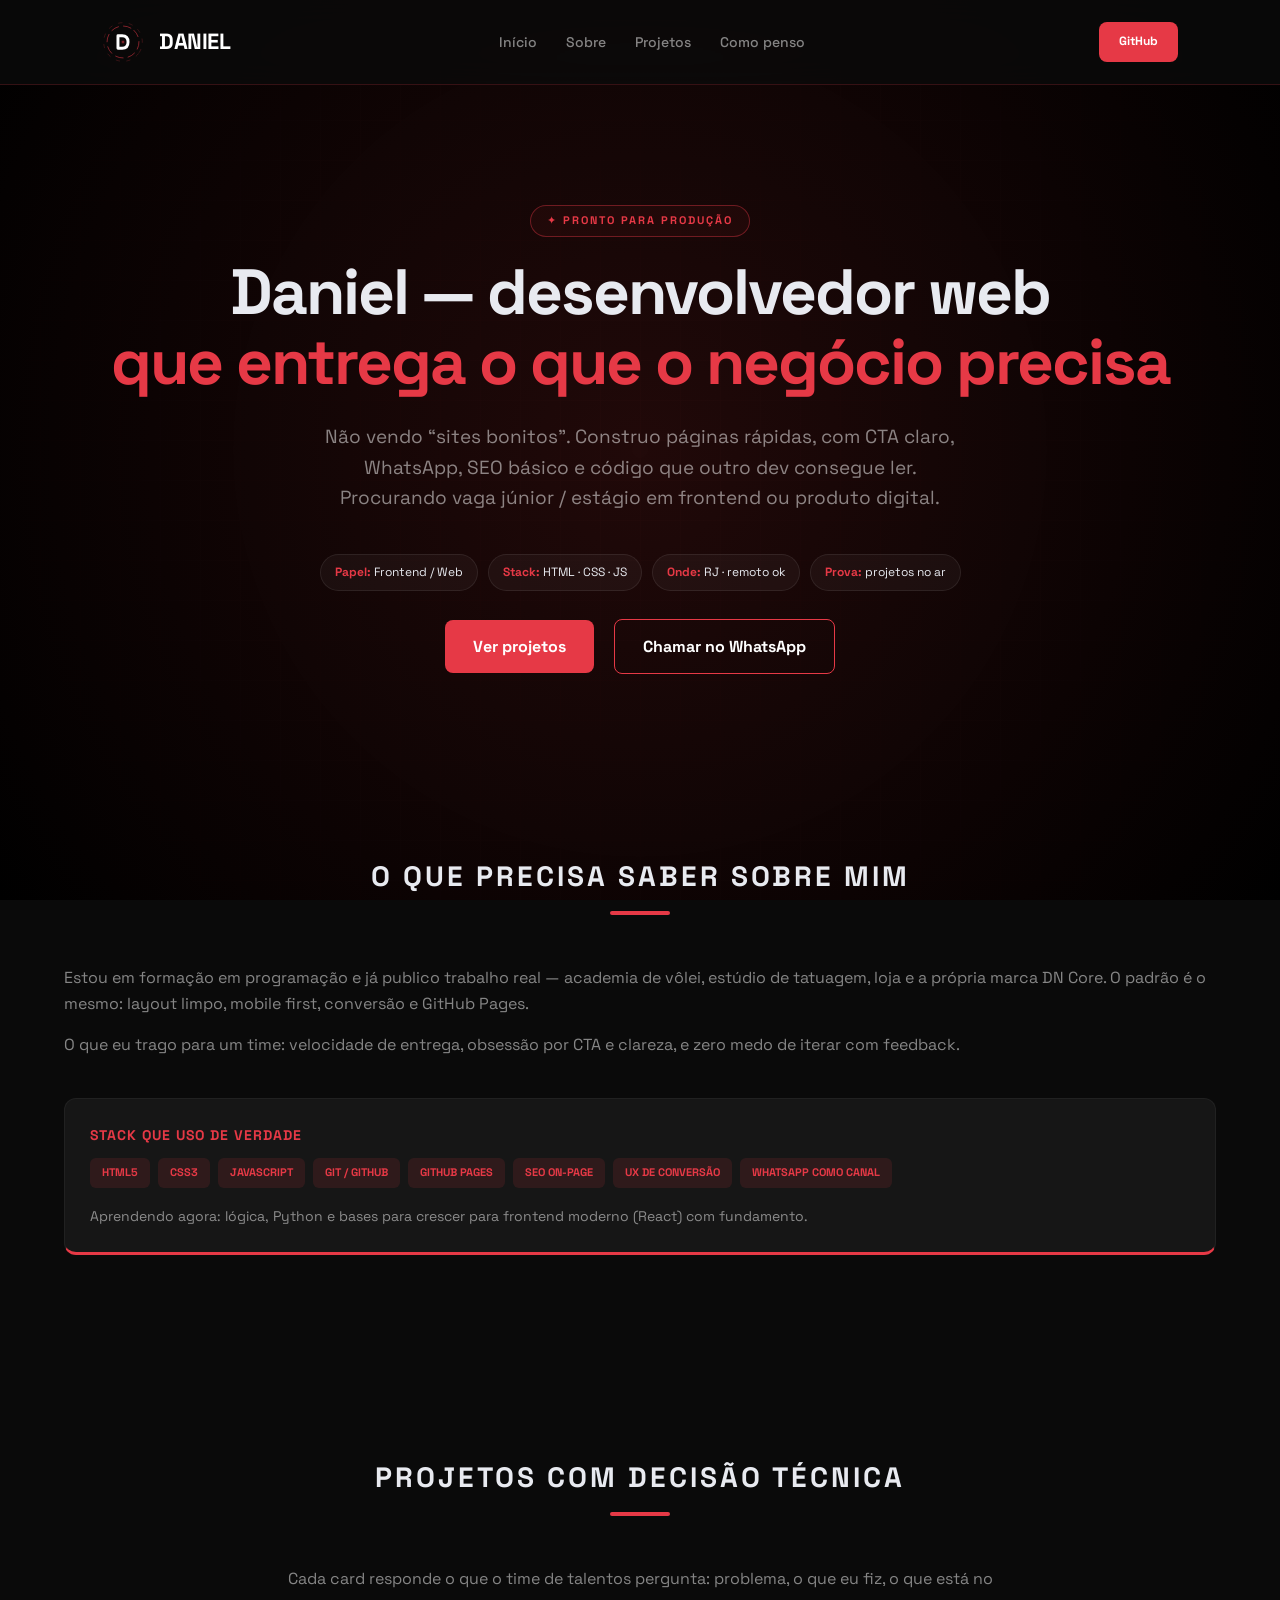
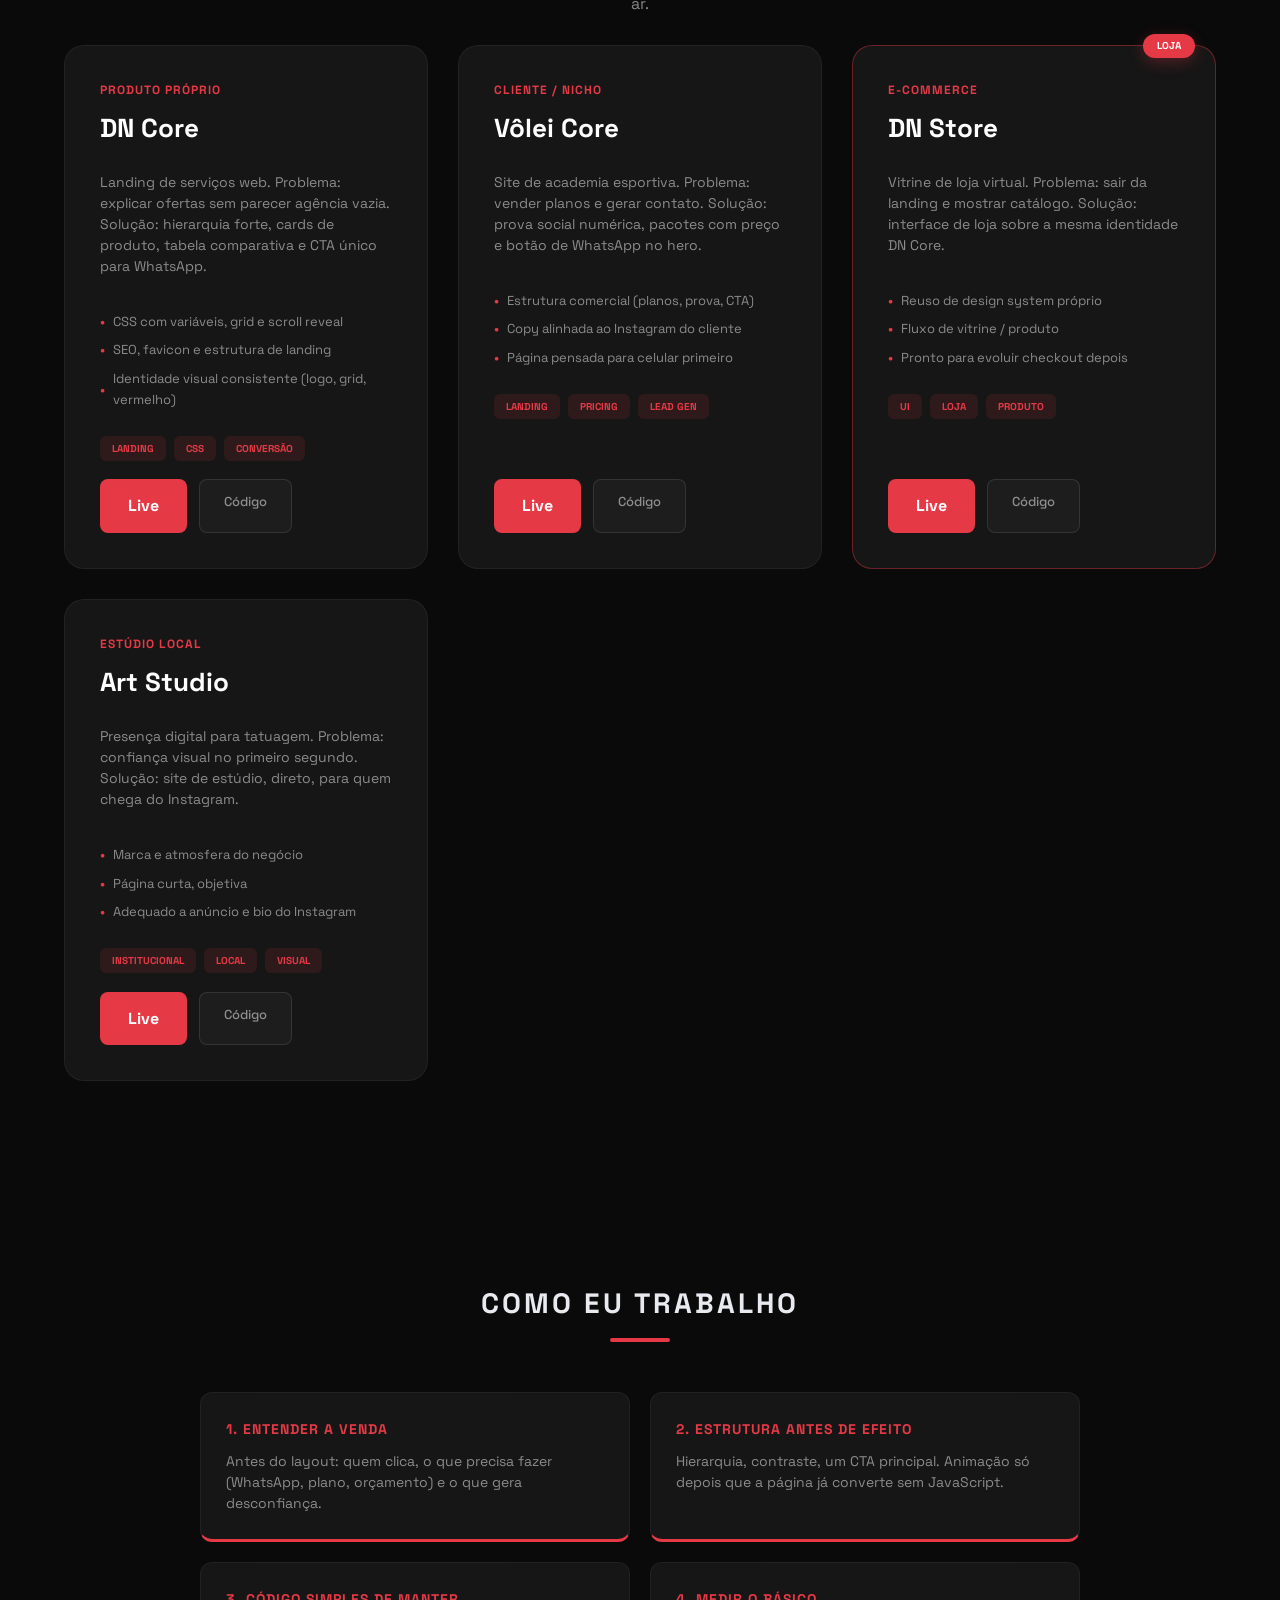
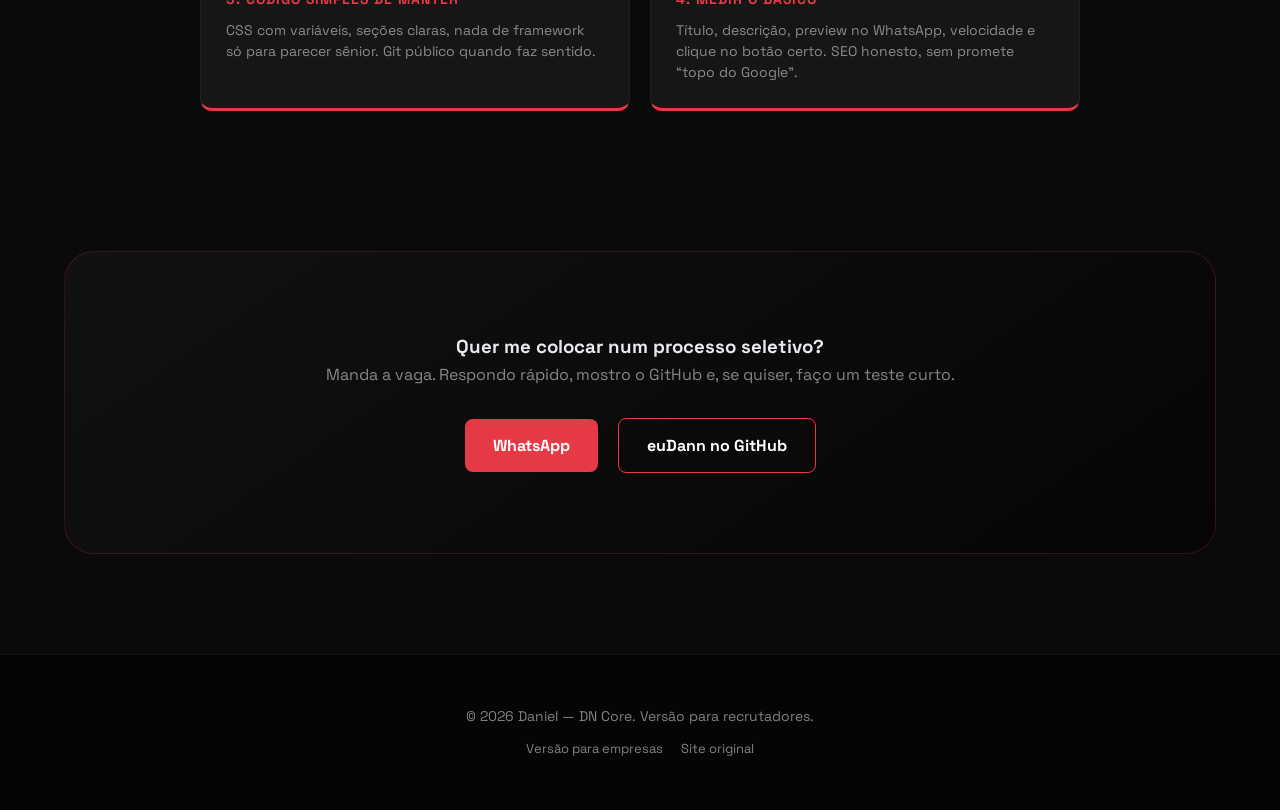
<file: index.html>
<!DOCTYPE html>
<html lang="pt-br">
<head>
  <meta charset="UTF-8">
  <meta name="viewport" content="width=device-width, initial-scale=1.0">
  <title>Daniel | Desenvolvedor Web</title>
  <meta name="description" content="Desenvolvedor web focado em HTML, CSS, JavaScript e páginas que convertem. Portfólio com projetos reais: landing pages, sites institucionais e loja virtual.">
  <meta name="author" content="Daniel — DN Core">
  <meta property="og:title" content="Daniel | Desenvolvedor Web">
  <meta property="og:description" content="Sites rápidos, conversão e entrega. HTML, CSS, JavaScript, GitHub Pages.">
  <link rel="icon" type="image/svg+xml" href="favicon.svg">
  <link href="https://fonts.googleapis.com/css2?family=Space+Grotesk:wght@300;500;700;800&display=swap" rel="stylesheet">
  <link rel="stylesheet" href="style.css">
</head>
<body>
<div class="bg-grid-overlay"></div>
<div class="bg-animation"></div>

<div class="vs-page">
  <header class="vs-header">
    <a href="#inicio" class="vs-logo-wrapper">
      <svg class="vs-logo-svg" viewBox="0 0 100 100" fill="none" xmlns="http://www.w3.org/2000/svg">
        <circle cx="50" cy="50" r="46" stroke="var(--primary-red)" stroke-width="1.5" stroke-dasharray="10 15" opacity="0.3">
          <animateTransform attributeName="transform" type="rotate" from="0 50 50" to="360 50 50" dur="20s" repeatCount="indefinite" />
        </circle>
        <circle cx="50" cy="50" r="38" stroke="var(--primary-red)" stroke-width="2" stroke-dasharray="20 10" opacity="0.6">
          <animateTransform attributeName="transform" type="rotate" from="360 50 50" to="0 50 50" dur="15s" repeatCount="indefinite" />
        </circle>
        <path d="M38 35V65M38 35H48C58 35 62 42 62 50C62 58 58 65 48 65H38" stroke="white" stroke-width="7" stroke-linecap="round" stroke-linejoin="round"/>
        <circle cx="50" cy="50" r="4" fill="var(--primary-red)">
          <animate attributeName="r" values="3;5;3" dur="2s" repeatCount="indefinite" />
          <animate attributeName="opacity" values="0.5;1;0.5" dur="2s" repeatCount="indefinite" />
        </circle>
      </svg>
      <div class="vs-logo-text">Daniel<span></span></div>
    </a>
    <nav class="vs-nav">
      <a href="#inicio">Início</a>
      <a href="#sobre">Sobre</a>
      <a href="#projetos">Projetos</a>
      <a href="#como">Como penso</a>
    </nav>
    <a href="https://github.com/euDann" class="btn-primary pulsing" style="font-size: 12px; padding: 10px 20px;" target="_blank" rel="noopener">GitHub</a>
  </header>

  <section class="vs-hero" id="inicio">
    <div class="kicker">✦ PRONTO PARA PRODUÇÃO</div>
    <h1>Daniel — desenvolvedor web<br><span>que entrega o que o negócio precisa</span></h1>
    <p>Não vendo “sites bonitos”. Construo páginas rápidas, com CTA claro, WhatsApp, SEO básico e código que outro dev consegue ler. Procurando vaga júnior / estágio em frontend ou produto digital.</p>
    <div class="scan-bar">
      <span><strong>Papel:</strong> Frontend / Web</span>
      <span><strong>Stack:</strong> HTML · CSS · JS</span>
      <span><strong>Onde:</strong> RJ · remoto ok</span>
      <span><strong>Prova:</strong> projetos no ar</span>
    </div>
    <div class="vs-hero-actions">
      <a href="#projetos" class="btn-primary">Ver projetos</a>
      <a href="https://wa.me/5521973561952?text=Olá Daniel, vi seu portfólio para recrutadores e gostaria de conversar sobre uma vaga." class="btn-primary btn-ghost">Chamar no WhatsApp</a>
    </div>
  </section>

  <section id="sobre">
    <div class="section-title reveal">
      <h2>O que precisa saber sobre mim</h2>
      <div></div>
    </div>
    <div class="about-grid">
      <div class="about-copy reveal">
        <p>Estou em formação em programação e já publico trabalho real — academia de vôlei, estúdio de tatuagem, loja e a própria marca DN Core. O padrão é o mesmo: layout limpo, mobile first, conversão e GitHub Pages.</p>
        <p>O que eu trago para um time: velocidade de entrega, obsessão por CTA e clareza, e zero medo de iterar com feedback.</p>
      </div>
      <div class="spec-item reveal">
        <h4>Stack que uso de verdade</h4>
        <div class="stack-wrap" style="margin-top:12px;">
          <span class="tag">HTML5</span>
          <span class="tag">CSS3</span>
          <span class="tag">JavaScript</span>
          <span class="tag">Git / GitHub</span>
          <span class="tag">GitHub Pages</span>
          <span class="tag">SEO on-page</span>
          <span class="tag">UX de conversão</span>
          <span class="tag">WhatsApp como canal</span>
        </div>
        <p style="margin-top:18px;">Aprendendo agora: lógica, Python e bases para crescer para frontend moderno (React) com fundamento.</p>
      </div>
    </div>
  </section>

  <section id="projetos">
    <div class="section-title reveal">
      <h2>Projetos com decisão técnica</h2>
      <div></div>
    </div>
    <p class="lead">Cada card responde o que o time de talentos pergunta: problema, o que eu fiz, o que está no ar.</p>
    <div class="projects-grid">
      <div class="project-card reveal">
        <div class="role">Produto próprio</div>
        <h3>DN Core</h3>
        <p class="card-desc">Landing de serviços web. Problema: explicar ofertas sem parecer agência vazia. Solução: hierarquia forte, cards de produto, tabela comparativa e CTA único para WhatsApp.</p>
        <ul class="feature-list">
          <li>CSS com variáveis, grid e scroll reveal</li>
          <li>SEO, favicon e estrutura de landing</li>
          <li>Identidade visual consistente (logo, grid, vermelho)</li>
        </ul>
        <div style="margin-bottom: 20px;"><span class="tag">Landing</span><span class="tag">CSS</span><span class="tag">Conversão</span></div>
        <div class="btn-row">
          <a href="https://eudann.github.io/DN-Core/" class="btn-primary" target="_blank" rel="noopener">Live</a>
          <a href="https://github.com/euDann/DN-Core" class="btn-example" target="_blank" rel="noopener">Código</a>
        </div>
      </div>

      <div class="project-card reveal">
        <div class="role">Cliente / nicho</div>
        <h3>Vôlei Core</h3>
        <p class="card-desc">Site de academia esportiva. Problema: vender planos e gerar contato. Solução: prova social numérica, pacotes com preço e botão de WhatsApp no hero.</p>
        <ul class="feature-list">
          <li>Estrutura comercial (planos, prova, CTA)</li>
          <li>Copy alinhada ao Instagram do cliente</li>
          <li>Página pensada para celular primeiro</li>
        </ul>
        <div style="margin-bottom: 20px;"><span class="tag">Landing</span><span class="tag">Pricing</span><span class="tag">Lead gen</span></div>
        <div class="btn-row">
          <a href="https://volei-core.vercel.app/" class="btn-primary" target="_blank" rel="noopener">Live</a>
          <a href="https://github.com/euDann/Volei-Core" class="btn-example" target="_blank" rel="noopener">Código</a>
        </div>
      </div>

      <div class="project-card reveal" style="border-color: rgba(230, 57, 70, 0.4);">
        <div class="badge-featured">LOJA</div>
        <div class="role">E-commerce</div>
        <h3>DN Store</h3>
        <p class="card-desc">Vitrine de loja virtual. Problema: sair da landing e mostrar catálogo. Solução: interface de loja sobre a mesma identidade DN Core.</p>
        <ul class="feature-list">
          <li>Reuso de design system próprio</li>
          <li>Fluxo de vitrine / produto</li>
          <li>Pronto para evoluir checkout depois</li>
        </ul>
        <div style="margin-bottom: 20px;"><span class="tag">UI</span><span class="tag">Loja</span><span class="tag">Produto</span></div>
        <div class="btn-row">
          <a href="https://dnstores.vercel.app/" class="btn-primary" target="_blank" rel="noopener">Live</a>
          <a href="https://github.com/euDann/DN-Store" class="btn-example" target="_blank" rel="noopener">Código</a>
        </div>
      </div>

      <div class="project-card reveal">
        <div class="role">Estúdio local</div>
        <h3>Art Studio</h3>
        <p class="card-desc">Presença digital para tatuagem. Problema: confiança visual no primeiro segundo. Solução: site de estúdio, direto, para quem chega do Instagram.</p>
        <ul class="feature-list">
          <li>Marca e atmosfera do negócio</li>
          <li>Página curta, objetiva</li>
          <li>Adequado a anúncio e bio do Instagram</li>
        </ul>
        <div style="margin-bottom: 20px;"><span class="tag">Institucional</span><span class="tag">Local</span><span class="tag">Visual</span></div>
        <div class="btn-row">
          <a href="https://art-studio-core.vercel.app/" class="btn-primary" target="_blank" rel="noopener">Live</a>
          <a href="https://github.com/euDann/art-studio" class="btn-example" target="_blank" rel="noopener">Código</a>
        </div>
      </div>
    </div>
  </section>

  <section id="como">
    <div class="section-title reveal">
      <h2>Como eu trabalho</h2>
      <div></div>
    </div>
    <div class="specs">
      <div class="spec-item reveal">
        <h4>1. Entender a venda</h4>
        <p>Antes do layout: quem clica, o que precisa fazer (WhatsApp, plano, orçamento) e o que gera desconfiança.</p>
      </div>
      <div class="spec-item reveal">
        <h4>2. Estrutura antes de efeito</h4>
        <p>Hierarquia, contraste, um CTA principal. Animação só depois que a página já converte sem JavaScript.</p>
      </div>
      <div class="spec-item reveal">
        <h4>3. Código simples de manter</h4>
        <p>CSS com variáveis, seções claras, nada de framework só para parecer sênior. Git público quando faz sentido.</p>
      </div>
      <div class="spec-item reveal">
        <h4>4. Medir o básico</h4>
        <p>Título, descrição, preview no WhatsApp, velocidade e clique no botão certo. SEO honesto, sem promete “topo do Google”.</p>
      </div>
    </div>
  </section>

  <section class="reveal" id="contato" style="padding-top: 0;">
    <div class="vs-cta-card">
      <h3>Quer me colocar num processo seletivo?</h3>
      <p style="margin-bottom: 30px; color: var(--text-dim);">Manda a vaga. Respondo rápido, mostro o GitHub e, se quiser, faço um teste curto.</p>
      <div class="vs-hero-actions">
        <a href="https://wa.me/5521973561952?text=Olá Daniel, vi o portfólio (versão recrutador) e quero falar sobre uma vaga." class="btn-primary">WhatsApp</a>
        <a href="https://github.com/euDann" class="btn-primary btn-ghost" target="_blank" rel="noopener">euDann no GitHub</a>
      </div>
    </div>
  </section>

  <footer class="vs-footer">
    <p class="muted" style="font-size: 14px;">© 2026 Daniel — DN Core. Versão para recrutadores.</p>
    <div class="footer-links">
      <a href="../empresas/index.html">Versão para empresas</a>
      <a href="https://eudann.github.io/DN-Core/" target="_blank" rel="noopener">Site original</a>
    </div>
  </footer>
</div>
<script src="script.js"></script>
</body>
</html>
</file>
<file: style.css>
/* 1. VARIÁVEIS E CONFIGURAÇÕES TÉCNICAS */
:root {
    --primary-red: #e63946;
    --dark-bg: #0a0a0a;
    --card-bg: #161616;
    --text-main: #e8eaf0;
    --text-dim: rgba(255, 255, 255, 0.5);
    --grid-color: rgba(230, 57, 70, 0.06);
    --transition: 0.4s cubic-bezier(0.175, 0.885, 0.32, 1.275);
}
* { box-sizing: border-box; margin: 0; padding: 0; }
html { 
    scroll-behavior: smooth; 
    overflow-x: hidden;
}
body { 
    background: var(--dark-bg); 
    color: var(--text-main); 
    font-family: 'Space Grotesk', system-ui, sans-serif; 
    line-height: 1.6;
}
/* 2. BACKGROUNDS (Geral) */
.bg-grid-overlay {
    position: fixed;
    top: 0; left: 0; width: 100%; height: 100%;
    z-index: -2;
    background-image: 
        linear-gradient(var(--grid-color) 1px, transparent 1px),
        linear-gradient(90deg, var(--grid-color) 1px, transparent 1px);
    background-size: 40px 40px;
}
.bg-animation {
    position: fixed;
    top: 0; left: 0; width: 100%; height: 100%;
    z-index: -1;
    background: radial-gradient(circle at 50% 50%, rgba(40, 10, 10, 0.8) 0%, #000 100%);
}
/* 3. HEADER & LOGO */
.vs-header {
    background: rgba(10, 10, 10, 0.8);
    backdrop-filter: blur(15px);
    -webkit-backdrop-filter: blur(15px);
    border-bottom: 1px solid rgba(230, 57, 70, 0.2);
    padding: 0 5%;
    display: flex;
    align-items: center;
    justify-content: space-between;
    height: 85px;
    position: sticky;
    top: 0;
    z-index: 100;
}
.vs-logo-wrapper { 
    display: flex; 
    align-items: center; 
    gap: 15px; 
    text-decoration: none; 
    color: #fff; 
}
.vs-logo-svg {
    width: 42px;
    height: 42px;
}
.vs-logo-text { 
    font-size: 22px; 
    font-weight: 800; 
    letter-spacing: -0.5px; 
    text-transform: uppercase; 
}
.vs-logo-text span { 
    color: var(--primary-red); 
    font-weight: 300; 
}
/* 4. NAVEGAÇÃO */
.vs-nav { display: none; } 
.vs-nav a { 
    color: var(--text-dim); 
    text-decoration: none; 
    margin-right: 25px; 
    font-size: 14px; 
    font-weight: 500; 
    transition: 0.3s ease;
}
.vs-nav a:hover { color: var(--primary-red); }
/* 5. BOTÕES */
.btn-primary {
    background: var(--primary-red);
    color: #fff;
    border: none;
    padding: 14px 28px;
    border-radius: 8px;
    font-weight: 700;
    cursor: pointer;
    transition: var(--transition);
    text-decoration: none;
    display: inline-block;
    text-align: center;
}
.btn-primary:hover { 
    transform: translateY(-3px); 
    box-shadow: 0 10px 25px rgba(230, 57, 70, 0.4); 
}
.btn-primary.pulsing { 
    animation: pulse 2s infinite; 
}
.btn-example {
    background: rgba(255, 255, 255, 0.03);
    color: var(--text-dim);
    border: 1px solid rgba(255, 255, 255, 0.1);
    padding: 12px 24px;
    border-radius: 8px;
    font-weight: 500;
    text-decoration: none;
    display: block;
    margin-top: 12px;
    font-size: 13px;
    transition: 0.3s;
}
.btn-example:hover { 
    border-color: var(--primary-red); 
    color: #fff; 
    background: rgba(230, 57, 70, 0.08); 
}
/* 6. ANIMAÇÕES */
@keyframes pulse {
    0% { box-shadow: 0 0 0 0 rgba(230, 57, 70, 0.7); }
    70% { box-shadow: 0 0 0 12px rgba(230, 57, 70, 0); }
    100% { box-shadow: 0 0 0 0 rgba(230, 57, 70, 0); }
}
/* 7. SEÇÕES & HERO */
section { 
    padding: 80px 1.5rem; 
    max-width: 1200px; 
    margin: 0 auto; 
}
.vs-hero { text-align: center; padding: 120px 1.5rem 80px; }
.vs-hero h1 { 
    font-size: clamp(32px, 8vw, 64px); 
    line-height: 1.1; 
    margin-bottom: 25px; 
    font-weight: 800; 
    letter-spacing: -2px; 
}
.vs-hero h1 span { color: var(--primary-red); }
.vs-hero p { 
    color: var(--text-dim); 
    margin-bottom: 40px; 
    font-size: clamp(16px, 4vw, 19px); 
    max-width: 650px; 
    margin-left: auto; 
    margin-right: auto; 
}
.vs-hero-actions { 
    display: flex; 
    flex-direction: column; 
    gap: 15px; 
    align-items: center; 
}
/* 8. GRID DE PROJETOS */
.section-title { text-align: center; margin-bottom: 50px; }

.section-title h2 { 
    font-size: 28px; 
    margin-bottom: 12px; 
    text-transform: uppercase; 
    letter-spacing: 3px; 
}
.section-title div { 
    width: 60px; height: 4px; 
    background: var(--primary-red); 
    margin: 0 auto; 
    border-radius: 10px; 
}
.projects-grid { 
    display: grid; 
    grid-template-columns: repeat(auto-fit, minmax(300px, 1fr)); 
    gap: 30px; 
}
.project-card { 
    background: var(--card-bg); 
    border-radius: 20px; 
    padding: 35px;
    border: 1px solid rgba(255,255,255,0.05); 
    transition: var(--transition); 
    display: flex; 
    flex-direction: column;
    position: relative; /* Mantém o badge fixo ao card */
    /* overflow: hidden; REMOVIDO para o badge não ser cortado no topo */
}
.project-card:hover { 
    border-color: rgba(230, 57, 70, 0.4); 
    transform: translateY(-10px); 
    background: linear-gradient(145deg, #1a1a1a 0%, #161616 100%);
}
.project-card h3 { 
    color: #fff; 
    margin-bottom: 12px; 
    font-size: 26px; 
}

/* Ajuste do Badge "Mais Completo" */
.badge-featured {
    position: absolute;
    top: -12px; 
    right: 20px;
    background: var(--primary-red);
    color: white;
    padding: 4px 14px;
    border-radius: 20px;
    font-size: 10px;
    font-weight: 800;
    z-index: 10;
    white-space: nowrap;
    box-shadow: 0 4px 15px rgba(230, 57, 70, 0.3);
}

.tag { 
    font-size: 10px; 
    background: rgba(230, 57, 70, 0.12); 
    color: var(--primary-red); 
    padding: 6px 12px; 
    border-radius: 6px; 
    margin-right: 8px; 
    font-weight: 700; 
    text-transform: uppercase; 
}

.feature-list {
    list-style: none;
    margin: 15px 0;
    padding: 0;
}
.feature-list li {
    font-size: 13px;
    color: var(--text-dim);
    margin-bottom: 8px;
    display: flex;
    align-items: center;
}
.feature-list li::before {
    content: "•";
    color: var(--primary-red);
    margin-right: 8px;
    font-weight: bold;
}
/* 9. TABELAS E EXTRAS */
.table-wrapper { 
    overflow-x: auto; 
    background: var(--card-bg); 
    border-radius: 20px; 
    border: 1px solid rgba(255, 255, 255, 0.05); 
}
.vs-table { width: 100%; border-collapse: collapse; min-width: 600px; }
.vs-table th, .vs-table td { 
    padding: 25px; 
    border-bottom: 1px solid rgba(255, 255, 255, 0.05); 
    text-align: left;
}
.vs-table th { 
    background: rgba(255, 255, 255, 0.02); 
    color: var(--primary-red); 
    font-size: 12px; 
    letter-spacing: 2px;
}
.seo-box { 
    margin-top: 25px; 
    padding: 25px; 
    background: rgba(230, 57, 70, 0.03); 
    border-radius: 15px; 
    border-left: 4px solid var(--primary-red); 
}
/* 10. CTA CARD */
.vs-cta-card {
    background: linear-gradient(145deg, #111 0%, #050505 100%);
    border: 1px solid rgba(230, 57, 70, 0.2);
    border-radius: 30px;
    padding: 80px 20px;
    text-align: center;
}
/* 11. FOOTER */
.vs-footer { 
    padding: 50px 1rem; 
    text-align: center; 
    background: #050505; 
    border-top: 1px solid rgba(255,255,255,0.05); 
}
/* 12. SISTEMA DE REVEAL (Scroll) */
.reveal { 
    opacity: 0; 
    transform: translateY(40px); 
    transition: 1s cubic-bezier(0.215, 0.61, 0.355, 1); 
}
.reveal.active { 
    opacity: 1; 
    transform: translateY(0); 
}
/* Efeito de brilho no núcleo da logo */
.vs-logo-svg circle[fill="var(--primary-red)"] {
    filter: drop-shadow(0 0 3px var(--primary-red));
}
.specs { 
    display: grid; 
    /* Cria 2 colunas de tamanho igual */
    grid-template-columns: repeat(2, 1fr); 
    gap: 20px; 
    margin: 40px auto; 
    max-width: 900px; /* Mantém o grid centralizado e com leitura confortável */
    padding: 0 10px;
}

.spec-item { 
    background: var(--card-bg); 
    padding: 25px; 
    border-radius: 12px; 
    border: 1px solid rgba(255, 255, 255, 0.05);
    border-bottom: 3px solid var(--primary-red); 
    text-align: left;
    transition: var(--transition);
}

.spec-item:hover {
    transform: translateY(-5px);
    background: linear-gradient(145deg, #1a1a1a 0%, #161616 100%);
    border-color: rgba(230, 57, 70, 0.3);
}

.spec-item h4 { 
    color: var(--primary-red); 
    margin-bottom: 10px;
    text-transform: uppercase;
    font-size: 14px;
    letter-spacing: 1px;
}

.spec-item p {
    font-size: 14px;
    color: var(--text-dim);
    line-height: 1.5;
}


/* 13. MEDIA QUERIES (Desktop) */
@media (min-width: 768px) {
    .vs-nav { display: block; }
    .vs-hero-actions { flex-direction: row; justify-content: center; gap: 20px; }
    section { padding: 100px 1.5rem; }
    
    .vs-header { padding: 0 8%; }
    .specs { grid-template-columns: repeat(2, 1fr); }
    .scan-bar { justify-content: center; }
    .about-grid, .steps-grid { grid-template-columns: 1fr 1fr; }
    .faq-grid { grid-template-columns: 1fr 1fr; }
}
@media (max-width: 767px) {
    .specs { grid-template-columns: 1fr; max-width: 100%; }
    .vs-header { height: auto; min-height: 85px; flex-wrap: wrap; gap: 12px; padding: 14px 5%; }
}

.kicker {
    font-size: 11px;
    border: 1px solid rgba(230, 57, 70, 0.4);
    display: inline-block;
    padding: 6px 16px;
    border-radius: 30px;
    color: var(--primary-red);
    margin-bottom: 20px;
    font-weight: 700;
    letter-spacing: 2px;
    background: rgba(230,57,70,0.05);
}
.scan-bar {
    display: flex;
    flex-wrap: wrap;
    gap: 10px;
    justify-content: center;
    margin: 0 auto 28px;
    max-width: 820px;
}
.scan-bar span {
    font-size: 12px;
    color: var(--text-main);
    background: rgba(255,255,255,0.04);
    border: 1px solid rgba(255,255,255,0.08);
    padding: 8px 14px;
    border-radius: 999px;
}
.scan-bar strong { color: var(--primary-red); }
.btn-ghost {
    background: transparent;
    border: 1px solid var(--primary-red);
    color: #fff;
}
.btn-row { display: flex; gap: 12px; flex-wrap: wrap; margin-top: auto; }
.btn-row .btn-primary, .btn-row .btn-example { width: auto; margin-top: 0; }
.card-desc { font-size: 14px; color: var(--text-dim); margin: 10px 0 20px; line-height: 1.5; }
.about-grid, .steps-grid, .faq-grid {
    display: grid;
    grid-template-columns: 1fr;
    gap: 24px;
}
.about-copy p { color: var(--text-dim); margin-bottom: 16px; }
.stack-wrap { display: flex; flex-wrap: wrap; gap: 8px; }
.stack-wrap .tag { margin: 0; font-size: 11px; }
.step-num {
    width: 36px; height: 36px;
    border-radius: 50%;
    background: rgba(230, 57, 70, 0.15);
    color: var(--primary-red);
    display: flex; align-items: center; justify-content: center;
    font-weight: 800;
    margin-bottom: 12px;
}
.faq details {
    background: var(--card-bg);
    border: 1px solid rgba(255,255,255,0.05);
    border-radius: 14px;
    padding: 16px 18px;
}
.faq summary { cursor: pointer; font-weight: 700; }
.faq p { color: var(--text-dim); margin-top: 10px; font-size: 14px; }
.price { font-size: 28px; font-weight: 800; margin: 8px 0 4px; }
.price span { font-size: 14px; color: var(--text-dim); font-weight: 500; }
.ok { color: var(--primary-red); font-weight: 700; }
.muted { color: var(--text-dim); }
.wa-float {
    position: fixed;
    right: 18px;
    bottom: 18px;
    z-index: 120;
    background: #25d366;
    color: #042; 
    color: #052e16;
    font-weight: 800;
    padding: 14px 18px;
    border-radius: 999px;
    text-decoration: none;
    box-shadow: 0 10px 30px rgba(37, 211, 102, 0.35);
}
.footer-links { display: flex; gap: 18px; justify-content: center; flex-wrap: wrap; margin-top: 12px; }
.footer-links a { color: var(--text-dim); text-decoration: none; font-size: 13px; }
.footer-links a:hover { color: var(--primary-red); }
.project-card .role { font-size: 12px; color: var(--primary-red); letter-spacing: 1px; text-transform: uppercase; font-weight: 700; margin-bottom: 8px; }
.vs-table td:first-child { color: #fff; }
.lead { max-width: 720px; margin: 0 auto 28px; text-align: center; color: var(--text-dim); }
</file>
